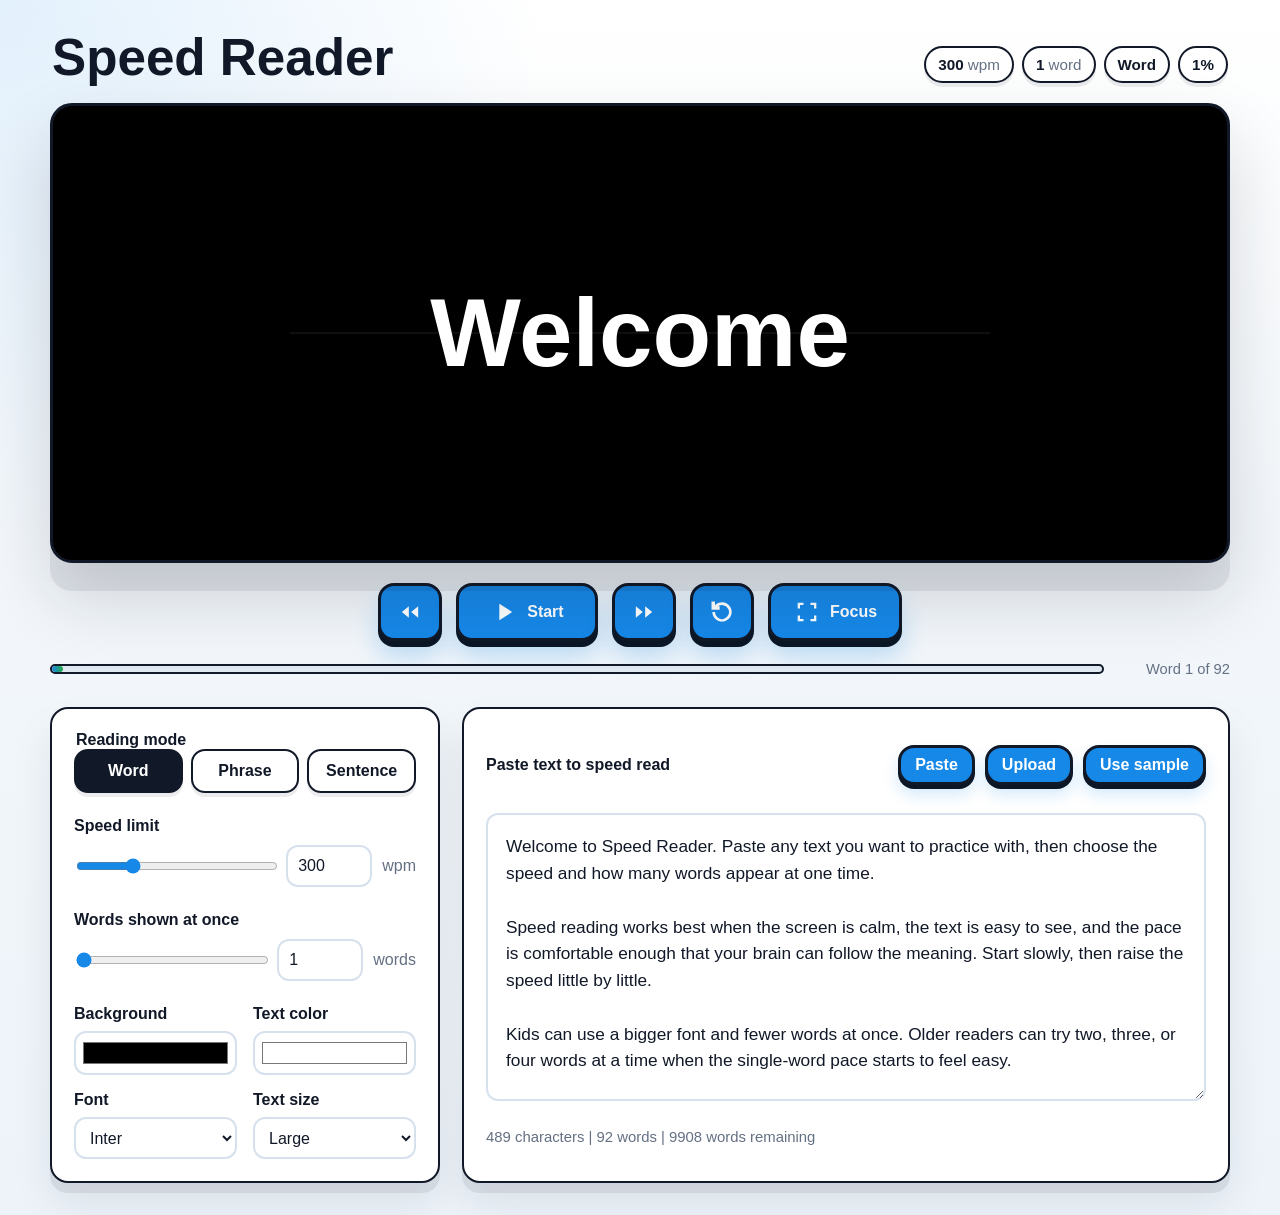
<file: index.html>
<!doctype html>
<html lang="en">
  <head>
    <meta charset="utf-8">
    <meta name="viewport" content="width=device-width, initial-scale=1">
    <title>Speed Reader</title>
    <link rel="icon" href="data:,">
    <link rel="stylesheet" href="styles.css?v=20260711-1">
  </head>
  <body>
    <main class="app-shell">
      <section class="reader-hero" aria-label="Speed reader">
        <div class="reader-status">
          <div>
            <h1>Speed Reader</h1>
          </div>
          <div class="stat-strip" aria-live="polite">
            <span><strong id="currentWpm">300</strong> wpm</span>
            <span><strong id="currentChunk">1</strong> <span id="chunkLabel">word</span></span>
            <span><strong id="currentMode">Word</strong></span>
            <span><strong id="currentProgress">0%</strong></span>
          </div>
        </div>

        <div class="reader-stage" id="readerStage" aria-live="polite" aria-atomic="true">
          <div class="focus-line" aria-hidden="true"></div>
          <p id="displayText">Ready?</p>
        </div>

        <div class="reader-controls" aria-label="Playback controls">
          <button class="icon-button" type="button" id="backButton" aria-label="Previous words">
            <svg viewBox="0 0 24 24" aria-hidden="true">
              <path d="M11 7 5 12l6 5V7Zm8 0-6 5 6 5V7Z"></path>
            </svg>
          </button>
          <button class="play-button" type="button" id="playButton" aria-label="Start reading">
            <svg viewBox="0 0 24 24" aria-hidden="true" id="playIcon">
              <path d="M8 5v14l11-7L8 5Z"></path>
            </svg>
            <span id="playButtonText">Start</span>
          </button>
          <button class="icon-button" type="button" id="forwardButton" aria-label="Next words">
            <svg viewBox="0 0 24 24" aria-hidden="true">
              <path d="m13 7 6 5-6 5V7ZM5 7l6 5-6 5V7Z"></path>
            </svg>
          </button>
          <button class="icon-button" type="button" id="resetButton" aria-label="Reset to beginning">
            <svg viewBox="0 0 24 24" aria-hidden="true">
              <path d="M7.8 7.8A6 6 0 1 1 6 12H3.7A8.3 8.3 0 1 0 6 6.2V3H3v7h7V7H6.9l.9.8Z"></path>
            </svg>
          </button>
          <button class="focus-button" type="button" id="focusButton" aria-label="Open focus reading window">
            <svg viewBox="0 0 24 24" aria-hidden="true">
              <path d="M4 9V4h5v2H6v3H4Zm14 0V6h-3V4h5v5h-2ZM4 15h2v3h3v2H4v-5Zm14 3v-3h2v5h-5v-2h3Z"></path>
            </svg>
            <span>Focus</span>
          </button>
        </div>

        <div class="progress-wrap" aria-label="Reading progress">
          <div class="progress-bar">
            <div id="progressFill"></div>
          </div>
          <p id="positionText">Word 0 of 0</p>
        </div>
      </section>

      <section class="workspace" aria-label="Reader settings and text">
        <form class="settings-panel" id="settingsForm">
          <fieldset class="control-group mode-group">
            <legend>Reading mode</legend>
            <div class="segmented" role="radiogroup" aria-label="Reading mode">
              <label>
                <input type="radio" name="readingMode" value="word" checked>
                <span>Word</span>
              </label>
              <label>
                <input type="radio" name="readingMode" value="phrase">
                <span>Phrase</span>
              </label>
              <label>
                <input type="radio" name="readingMode" value="sentence">
                <span>Sentence</span>
              </label>
            </div>
          </fieldset>

          <div class="control-group">
            <label for="wpmRange">Speed limit</label>
            <div class="range-row">
              <input type="range" id="wpmRange" min="50" max="1000" step="10" value="300">
              <input type="number" id="wpmInput" min="50" max="1000" step="10" value="300" aria-label="Words per minute">
              <span>wpm</span>
            </div>
          </div>

          <div class="control-group">
            <label for="chunkRange">Words shown at once</label>
            <div class="range-row">
              <input type="range" id="chunkRange" min="1" max="10" step="1" value="1">
              <input type="number" id="chunkInput" min="1" max="10" step="1" value="1" aria-label="Words shown at once">
              <span>words</span>
            </div>
          </div>

          <div class="control-grid">
            <label>
              <span>Background</span>
              <input type="color" id="backgroundColor" value="#000000">
            </label>
            <label>
              <span>Text color</span>
              <input type="color" id="textColor" value="#ffffff">
            </label>
            <label>
              <span>Font</span>
              <select id="fontSelect">
                <option value="Inter, Arial, sans-serif">Inter</option>
                <option value="Arial, sans-serif">Arial</option>
                <option value="'Comic Sans MS', 'Comic Sans', cursive">Comic Sans</option>
                <option value="Georgia, serif">Georgia</option>
                <option value="'Trebuchet MS', sans-serif">Trebuchet</option>
                <option value="'Courier New', monospace">Courier New</option>
              </select>
            </label>
            <label>
              <span>Text size</span>
              <select id="fontSizeSelect">
                <option value="clamp(2.7rem, 8vw, 6rem)">Large</option>
                <option value="clamp(2rem, 6vw, 4.5rem)">Medium</option>
                <option value="clamp(1.5rem, 4vw, 3rem)">Small</option>
              </select>
            </label>
          </div>
        </form>

        <section class="text-panel" aria-label="Text to read">
          <div class="text-head">
            <label for="sourceText">Paste text to speed read</label>
            <div class="text-actions">
              <button class="text-button" type="button" id="pasteButton">Paste</button>
              <button class="text-button" type="button" id="uploadButton">Upload</button>
              <button class="text-button" type="button" id="sampleButton">Use sample</button>
            </div>
          </div>
          <input class="visually-hidden" type="file" id="fileInput" accept=".txt,.text,text/plain,.pdf,application/pdf">
          <textarea id="sourceText" spellcheck="true"></textarea>
          <div class="text-footer">
            <p id="textStats">0 characters | 0 words | 10000 words remaining</p>
            <p id="limitMessage" role="status"></p>
          </div>
        </section>
      </section>
    </main>

    <script src="reader-core.js?v=20260711-1"></script>
    <script src="script.js?v=20260711-1"></script>
  </body>
</html>
</file>
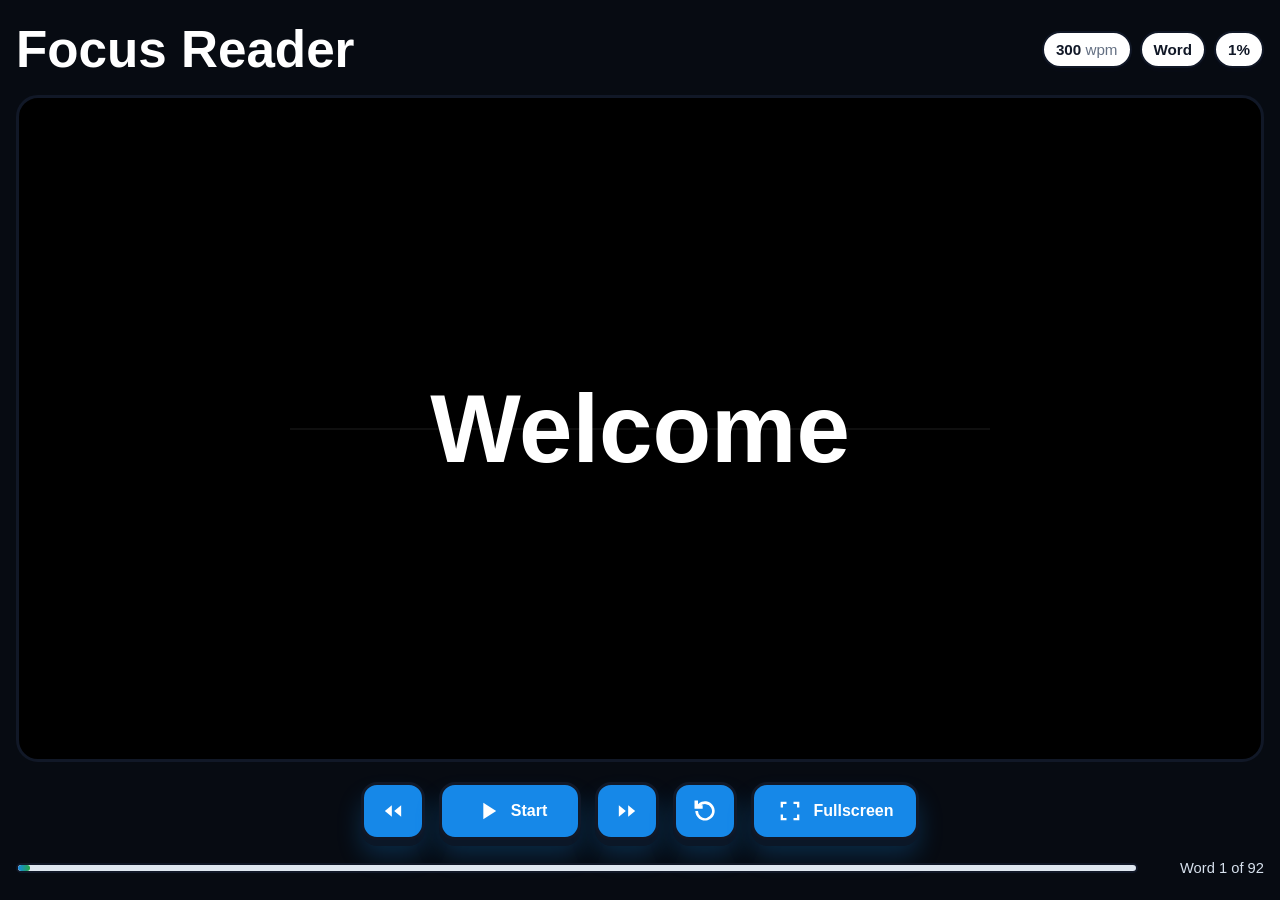
<file: focus.html>
<!doctype html>
<html lang="en">
  <head>
    <meta charset="utf-8">
    <meta name="viewport" content="width=device-width, initial-scale=1">
    <title>Speed Reader Focus</title>
    <link rel="icon" href="data:,">
    <link rel="stylesheet" href="styles.css?v=20260711-1">
  </head>
  <body class="focus-page">
    <main class="focus-shell">
      <header class="focus-top">
        <h1>Focus Reader</h1>
        <div class="stat-strip" aria-live="polite">
          <span><strong id="focusWpm">300</strong> wpm</span>
          <span><strong id="focusMode">Word</strong></span>
          <span><strong id="focusProgress">0%</strong></span>
        </div>
      </header>

      <section class="reader-stage focus-stage" id="focusStage" aria-live="polite" aria-atomic="true">
        <div class="focus-line" aria-hidden="true"></div>
        <p id="focusText">Ready?</p>
      </section>

      <div class="reader-controls focus-controls" aria-label="Focus playback controls">
        <button class="icon-button" type="button" id="focusBackButton" aria-label="Previous">
          <svg viewBox="0 0 24 24" aria-hidden="true">
            <path d="M11 7 5 12l6 5V7Zm8 0-6 5 6 5V7Z"></path>
          </svg>
        </button>
        <button class="play-button" type="button" id="focusPlayButton" aria-label="Start reading">
          <svg viewBox="0 0 24 24" aria-hidden="true" id="focusPlayIcon">
            <path d="M8 5v14l11-7L8 5Z"></path>
          </svg>
          <span id="focusPlayText">Start</span>
        </button>
        <button class="icon-button" type="button" id="focusForwardButton" aria-label="Next">
          <svg viewBox="0 0 24 24" aria-hidden="true">
            <path d="m13 7 6 5-6 5V7ZM5 7l6 5-6 5V7Z"></path>
          </svg>
        </button>
        <button class="icon-button" type="button" id="focusResetButton" aria-label="Reset">
          <svg viewBox="0 0 24 24" aria-hidden="true">
            <path d="M7.8 7.8A6 6 0 1 1 6 12H3.7A8.3 8.3 0 1 0 6 6.2V3H3v7h7V7H6.9l.9.8Z"></path>
          </svg>
        </button>
        <button class="focus-button" type="button" id="fullscreenButton" aria-label="Fullscreen">
          <svg viewBox="0 0 24 24" aria-hidden="true">
            <path d="M4 9V4h5v2H6v3H4Zm14 0V6h-3V4h5v5h-2ZM4 15h2v3h3v2H4v-5Zm14 3v-3h2v5h-5v-2h3Z"></path>
          </svg>
          <span>Fullscreen</span>
        </button>
      </div>

      <div class="progress-wrap focus-progress" aria-label="Focus progress">
        <div class="progress-bar">
          <div id="focusProgressFill"></div>
        </div>
        <p id="focusPosition">Word 0 of 0</p>
      </div>
    </main>

    <script src="reader-core.js?v=20260711-1"></script>
    <script src="focus.js?v=20260711-1"></script>
  </body>
</html>
</file>
<file: styles.css>
:root {
  --page: #f3f7fb;
  --ink: #111827;
  --muted: #647083;
  --line: #111827;
  --soft-line: #d7e1ed;
  --panel: #ffffff;
  --accent: #1688e8;
  --accent-strong: #126bc0;
  --success: #25a842;
  --reader-bg: #000000;
  --reader-text: #ffffff;
  --reader-font: Inter, Arial, sans-serif;
  --reader-size: clamp(2.7rem, 8vw, 6rem);
}

* {
  box-sizing: border-box;
}

body {
  margin: 0;
  min-height: 100vh;
  background:
    radial-gradient(circle at top left, rgba(22, 136, 232, 0.12), transparent 34rem),
    linear-gradient(180deg, #ffffff 0%, var(--page) 44%, #edf3f9 100%);
  color: var(--ink);
  font-family: Inter, "Segoe UI", Arial, sans-serif;
}

button,
input,
select,
textarea {
  font: inherit;
}

button {
  cursor: pointer;
}

.app-shell {
  width: min(1180px, calc(100% - 32px));
  margin: 0 auto;
  padding: 32px 0;
}

.reader-hero {
  display: grid;
  gap: 20px;
}

.reader-status {
  display: flex;
  align-items: end;
  justify-content: space-between;
  gap: 24px;
  padding: 0 2px;
}

h1 {
  margin: 0;
  max-width: 760px;
  font-size: clamp(2rem, 4vw, 3.6rem);
  line-height: 1;
  letter-spacing: 0;
}

.stat-strip {
  display: flex;
  flex-wrap: wrap;
  justify-content: flex-end;
  gap: 8px;
  color: var(--muted);
  font-size: 0.95rem;
}

.stat-strip > span {
  border: 2px solid var(--line);
  border-radius: 999px;
  background: var(--panel);
  padding: 8px 12px;
  white-space: nowrap;
  box-shadow: 0 4px 0 rgba(17, 24, 39, 0.08);
}

.stat-strip strong {
  color: var(--ink);
}

.reader-stage {
  position: relative;
  display: grid;
  min-height: clamp(260px, 39vw, 460px);
  place-items: center;
  overflow: hidden;
  border: 3px solid var(--line);
  border-radius: 22px;
  background: var(--reader-bg);
  color: var(--reader-text);
  box-shadow: 0 28px 0 rgba(17, 24, 39, 0.08), 0 34px 70px rgba(16, 26, 40, 0.16);
  transition: background-color 160ms ease, color 160ms ease;
}

.reader-stage p {
  position: relative;
  z-index: 1;
  max-width: 92%;
  margin: 0;
  color: inherit;
  font-family: var(--reader-font);
  font-size: var(--reader-size);
  font-weight: 850;
  line-height: 1.06;
  letter-spacing: 0;
  text-align: center;
  overflow-wrap: anywhere;
}

.focus-line {
  position: absolute;
  inset: 50% auto auto 50%;
  width: min(76%, 700px);
  height: 1px;
  background: currentColor;
  opacity: 0.12;
  transform: translate(-50%, -50%);
}

.reader-controls {
  display: flex;
  justify-content: center;
  gap: 14px;
}

.icon-button,
.play-button,
.text-button,
.focus-button {
  border: 3px solid var(--line);
  border-radius: 16px;
  color: #ffffff;
  background: var(--accent);
  transition: transform 150ms ease, background 150ms ease, box-shadow 150ms ease;
}

.icon-button,
.play-button,
.focus-button {
  min-width: 64px;
  min-height: 58px;
  box-shadow: 0 6px 0 #0b1727, 0 16px 24px rgba(22, 136, 232, 0.24);
}

.icon-button:hover,
.play-button:hover,
.text-button:hover,
.focus-button:hover {
  background: var(--accent-strong);
  transform: translateY(-2px);
}

.icon-button:active,
.play-button:active,
.text-button:active,
.focus-button:active {
  box-shadow: 0 2px 0 #0b1727, 0 8px 14px rgba(22, 136, 232, 0.2);
  transform: translateY(3px);
}

.icon-button:focus-visible,
.play-button:focus-visible,
.text-button:focus-visible,
.focus-button:focus-visible,
input:focus-visible,
select:focus-visible,
textarea:focus-visible {
  outline: 3px solid rgba(22, 136, 232, 0.34);
  outline-offset: 2px;
}

.icon-button svg,
.play-button svg,
.focus-button svg {
  width: 28px;
  height: 28px;
  fill: currentColor;
  vertical-align: middle;
}

.play-button,
.focus-button {
  display: inline-flex;
  align-items: center;
  justify-content: center;
  gap: 9px;
  padding: 0 22px;
  font-weight: 850;
}

.play-button {
  min-width: 142px;
}

.focus-button {
  min-width: 128px;
}

.play-button.is-playing {
  background: var(--success);
  box-shadow: 0 6px 0 #0b1727, 0 16px 24px rgba(37, 168, 66, 0.24);
}

.progress-wrap {
  display: grid;
  grid-template-columns: 1fr auto;
  align-items: center;
  gap: 14px;
}

.progress-bar {
  height: 10px;
  overflow: hidden;
  border: 2px solid var(--line);
  border-radius: 999px;
  background: #dfe7f0;
}

#progressFill {
  width: 0%;
  height: 100%;
  border-radius: inherit;
  background: linear-gradient(90deg, var(--accent), var(--success));
  transition: width 120ms linear;
}

#positionText {
  margin: 0;
  min-width: 112px;
  color: var(--muted);
  font-size: 0.92rem;
  text-align: right;
}

.workspace {
  display: grid;
  grid-template-columns: minmax(280px, 390px) 1fr;
  gap: 22px;
  margin-top: 30px;
}

.settings-panel,
.text-panel {
  border: 2px solid var(--line);
  border-radius: 18px;
  background: var(--panel);
  box-shadow: 0 10px 0 rgba(17, 24, 39, 0.08), 0 22px 42px rgba(16, 26, 40, 0.08);
}

.settings-panel {
  display: grid;
  align-content: start;
  gap: 24px;
  padding: 22px;
}

.control-group {
  display: grid;
  gap: 10px;
}

.control-group label,
.control-grid span,
.text-head label,
.mode-group legend {
  color: var(--ink);
  font-weight: 850;
}

.mode-group {
  margin: 0;
  padding: 0;
  border: 0;
}

.segmented {
  display: grid;
  grid-template-columns: repeat(3, 1fr);
  gap: 8px;
}

.segmented label {
  display: block;
}

.segmented input {
  position: absolute;
  inline-size: 1px;
  block-size: 1px;
  overflow: hidden;
  clip: rect(0 0 0 0);
  white-space: nowrap;
}

.segmented span {
  display: grid;
  min-height: 44px;
  place-items: center;
  border: 2px solid var(--line);
  border-radius: 14px;
  background: #ffffff;
  color: var(--ink);
  font-weight: 850;
  box-shadow: 0 4px 0 rgba(17, 24, 39, 0.08);
}

.segmented input:checked + span {
  background: #111827;
  color: #ffffff;
}

.segmented input:focus-visible + span {
  outline: 3px solid rgba(22, 136, 232, 0.34);
  outline-offset: 2px;
}

.range-row {
  display: grid;
  grid-template-columns: 1fr 86px auto;
  align-items: center;
  gap: 10px;
  color: var(--muted);
}

.range-row.is-disabled {
  opacity: 0.55;
}

input[type="range"] {
  width: 100%;
  accent-color: var(--accent);
}

input[type="number"],
select,
textarea {
  width: 100%;
  border: 2px solid var(--soft-line);
  border-radius: 12px;
  background: #ffffff;
  color: var(--ink);
}

input[type="number"],
select {
  min-height: 42px;
  padding: 0 10px;
}

.control-grid {
  display: grid;
  grid-template-columns: 1fr 1fr;
  gap: 16px;
}

.control-grid label {
  display: grid;
  gap: 8px;
}

input[type="color"] {
  width: 100%;
  height: 44px;
  border: 2px solid var(--soft-line);
  border-radius: 12px;
  background: #ffffff;
  padding: 5px;
}

.text-panel {
  display: grid;
  gap: 14px;
  padding: 22px;
}

.text-head,
.text-footer {
  display: flex;
  align-items: center;
  justify-content: space-between;
  gap: 14px;
}

.text-actions {
  display: flex;
  flex-wrap: wrap;
  justify-content: flex-end;
  gap: 10px;
}

.text-button {
  min-height: 40px;
  padding: 0 14px;
  font-weight: 800;
  white-space: nowrap;
  box-shadow: 0 4px 0 #0b1727, 0 10px 16px rgba(22, 136, 232, 0.18);
}

textarea {
  min-height: 260px;
  resize: vertical;
  padding: 18px;
  font-size: 1.08rem;
  line-height: 1.55;
}

.text-footer p {
  margin: 0;
  color: var(--muted);
  font-size: 0.93rem;
}

#limitMessage {
  color: #9c3c00;
  font-weight: 750;
  text-align: right;
}

.visually-hidden {
  position: absolute;
  width: 1px;
  height: 1px;
  overflow: hidden;
  clip: rect(0 0 0 0);
  white-space: nowrap;
}

.focus-page {
  min-height: 100vh;
  background: #070b12;
  color: #ffffff;
}

.focus-shell {
  display: grid;
  min-height: 100vh;
  grid-template-rows: auto 1fr auto auto;
  gap: 20px;
  width: min(1500px, calc(100% - 32px));
  margin: 0 auto;
  padding: 24px 0;
}

.focus-top {
  display: flex;
  align-items: center;
  justify-content: space-between;
  gap: 20px;
}

.focus-top h1 {
  color: #ffffff;
  font-size: clamp(1.8rem, 4vw, 3.5rem);
}

.focus-stage {
  min-height: 0;
  height: 100%;
  box-shadow: none;
}

.focus-progress #focusProgressFill {
  width: 0%;
  height: 100%;
  border-radius: inherit;
  background: linear-gradient(90deg, var(--accent), var(--success));
  transition: width 120ms linear;
}

.focus-progress #focusPosition {
  margin: 0;
  min-width: 112px;
  color: #d7e1ed;
  font-size: 0.92rem;
  text-align: right;
}

@media (max-width: 860px) {
  .app-shell {
    width: min(100% - 22px, 720px);
    padding: 18px 0 28px;
  }

  .reader-status,
  .workspace,
  .text-head,
  .text-footer,
  .focus-top {
    display: grid;
  }

  .reader-status {
    align-items: start;
  }

  .stat-strip {
    justify-content: start;
  }

  .workspace {
    grid-template-columns: 1fr;
  }

  .reader-controls {
    flex-wrap: wrap;
    gap: 10px;
  }

  .icon-button,
  .play-button {
    min-width: 56px;
    min-height: 54px;
  }

  .play-button {
    min-width: 116px;
    padding: 0 16px;
  }

  .focus-button {
    min-width: 112px;
    padding: 0 14px;
  }

  .control-grid {
    grid-template-columns: 1fr;
  }

  .progress-wrap {
    grid-template-columns: 1fr;
  }

  #positionText,
  #limitMessage,
  .focus-progress #focusPosition {
    text-align: left;
  }

  .text-actions {
    justify-content: start;
  }

  .segmented {
    grid-template-columns: 1fr;
  }
}

@media (prefers-reduced-motion: reduce) {
  *,
  *::before,
  *::after {
    scroll-behavior: auto !important;
    transition-duration: 0.01ms !important;
    animation-duration: 0.01ms !important;
    animation-iteration-count: 1 !important;
  }
}
</file>
